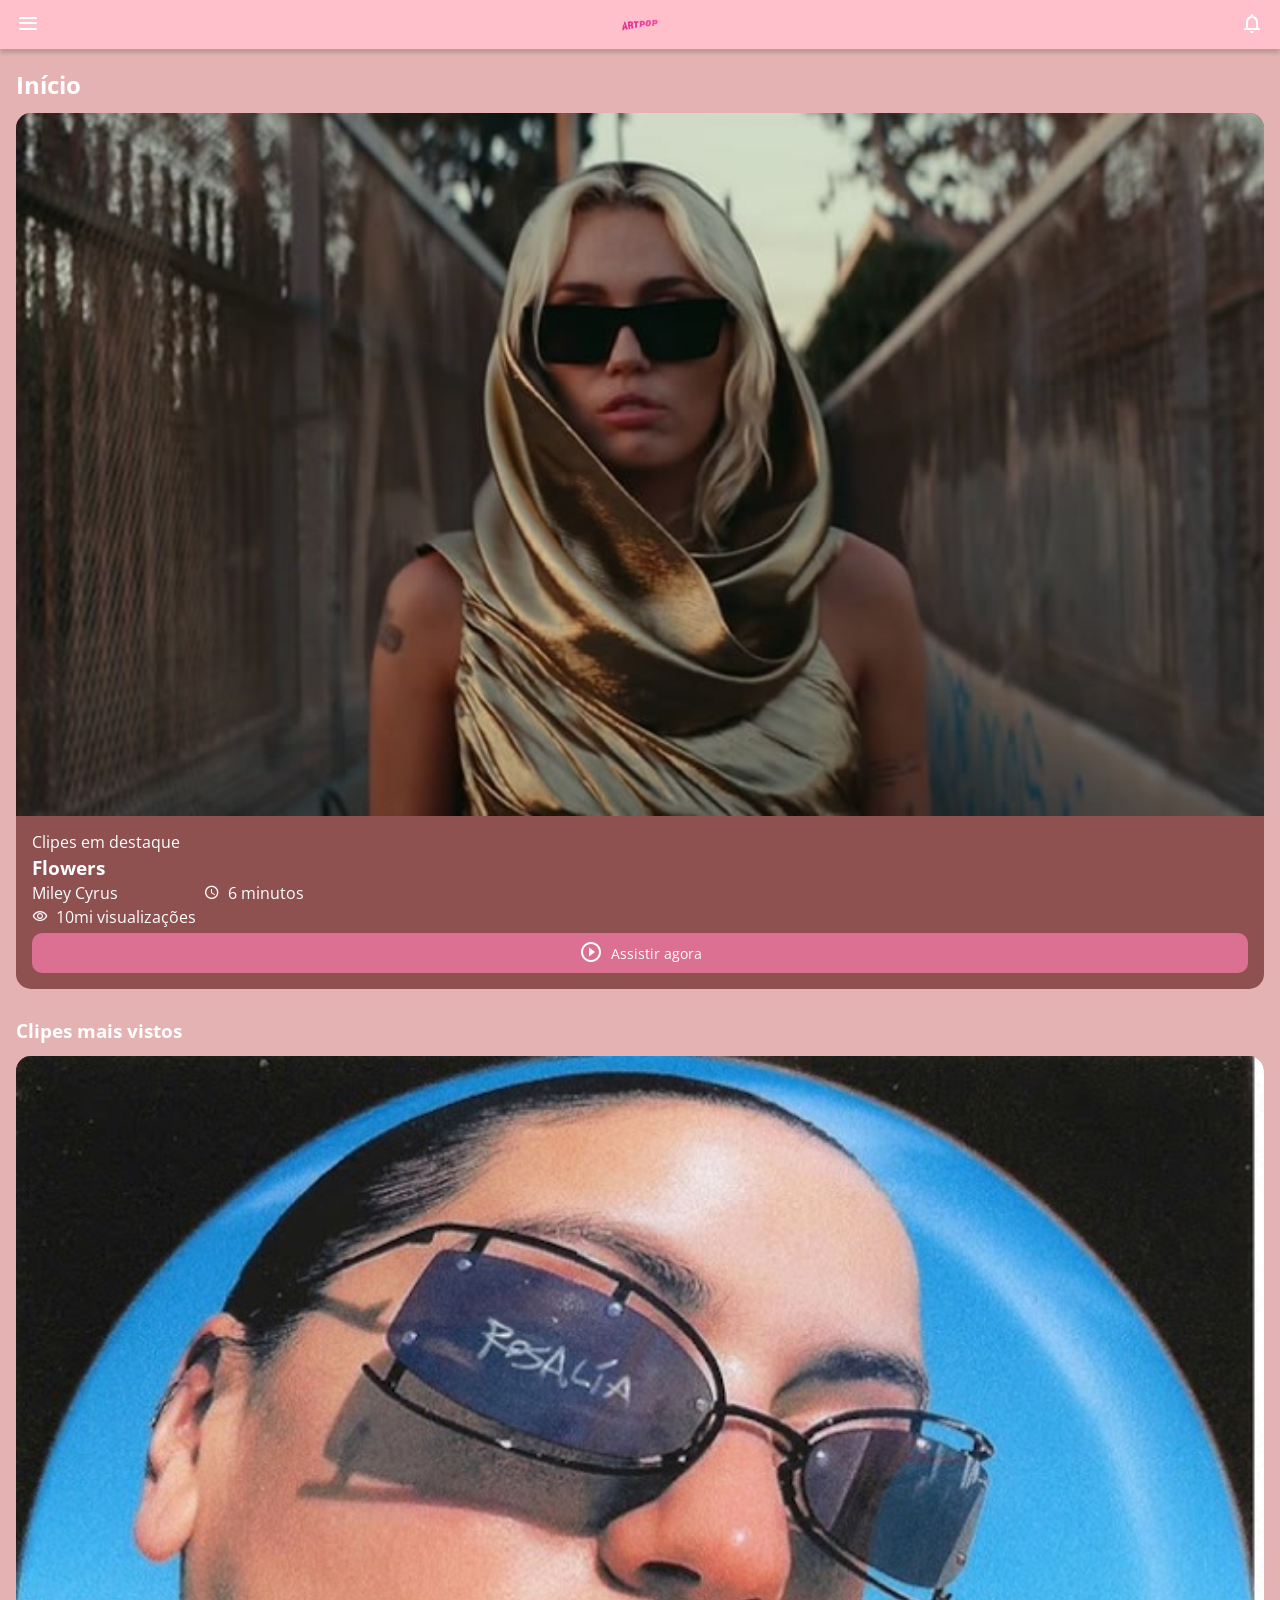
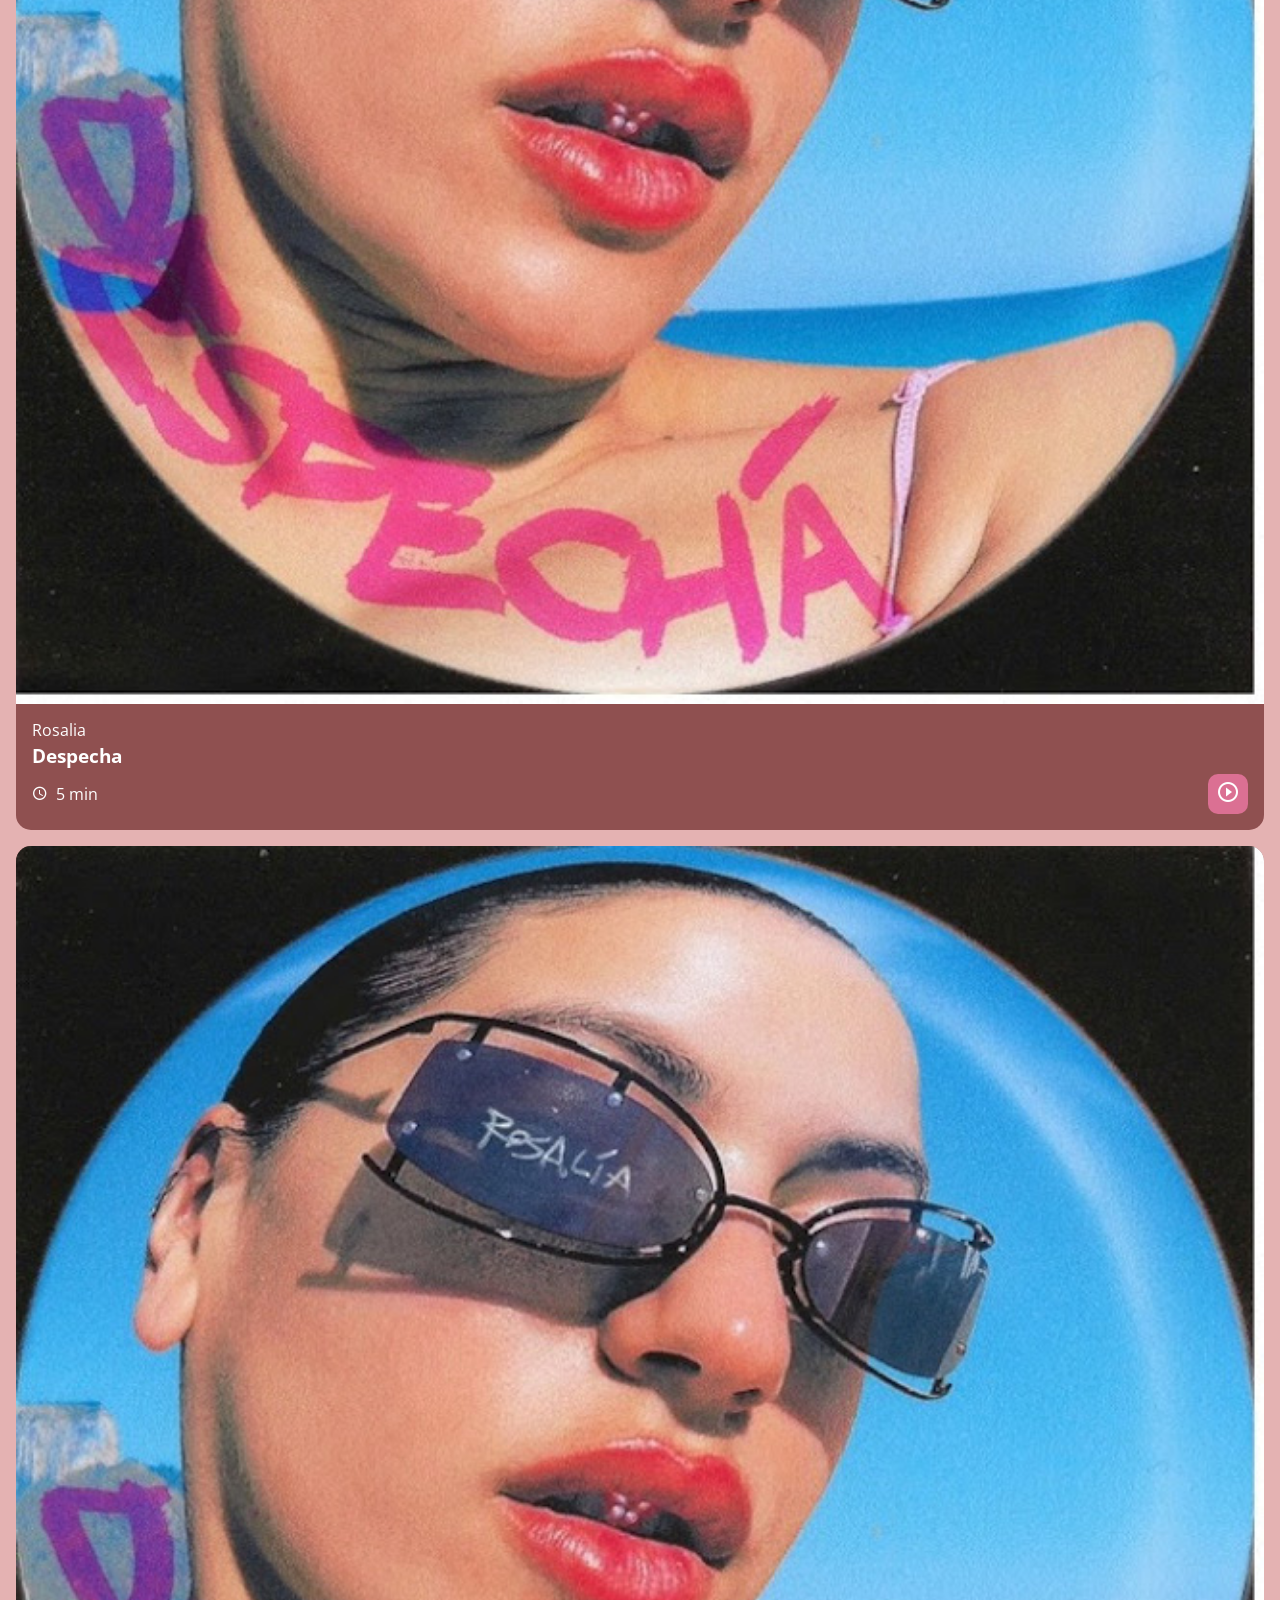
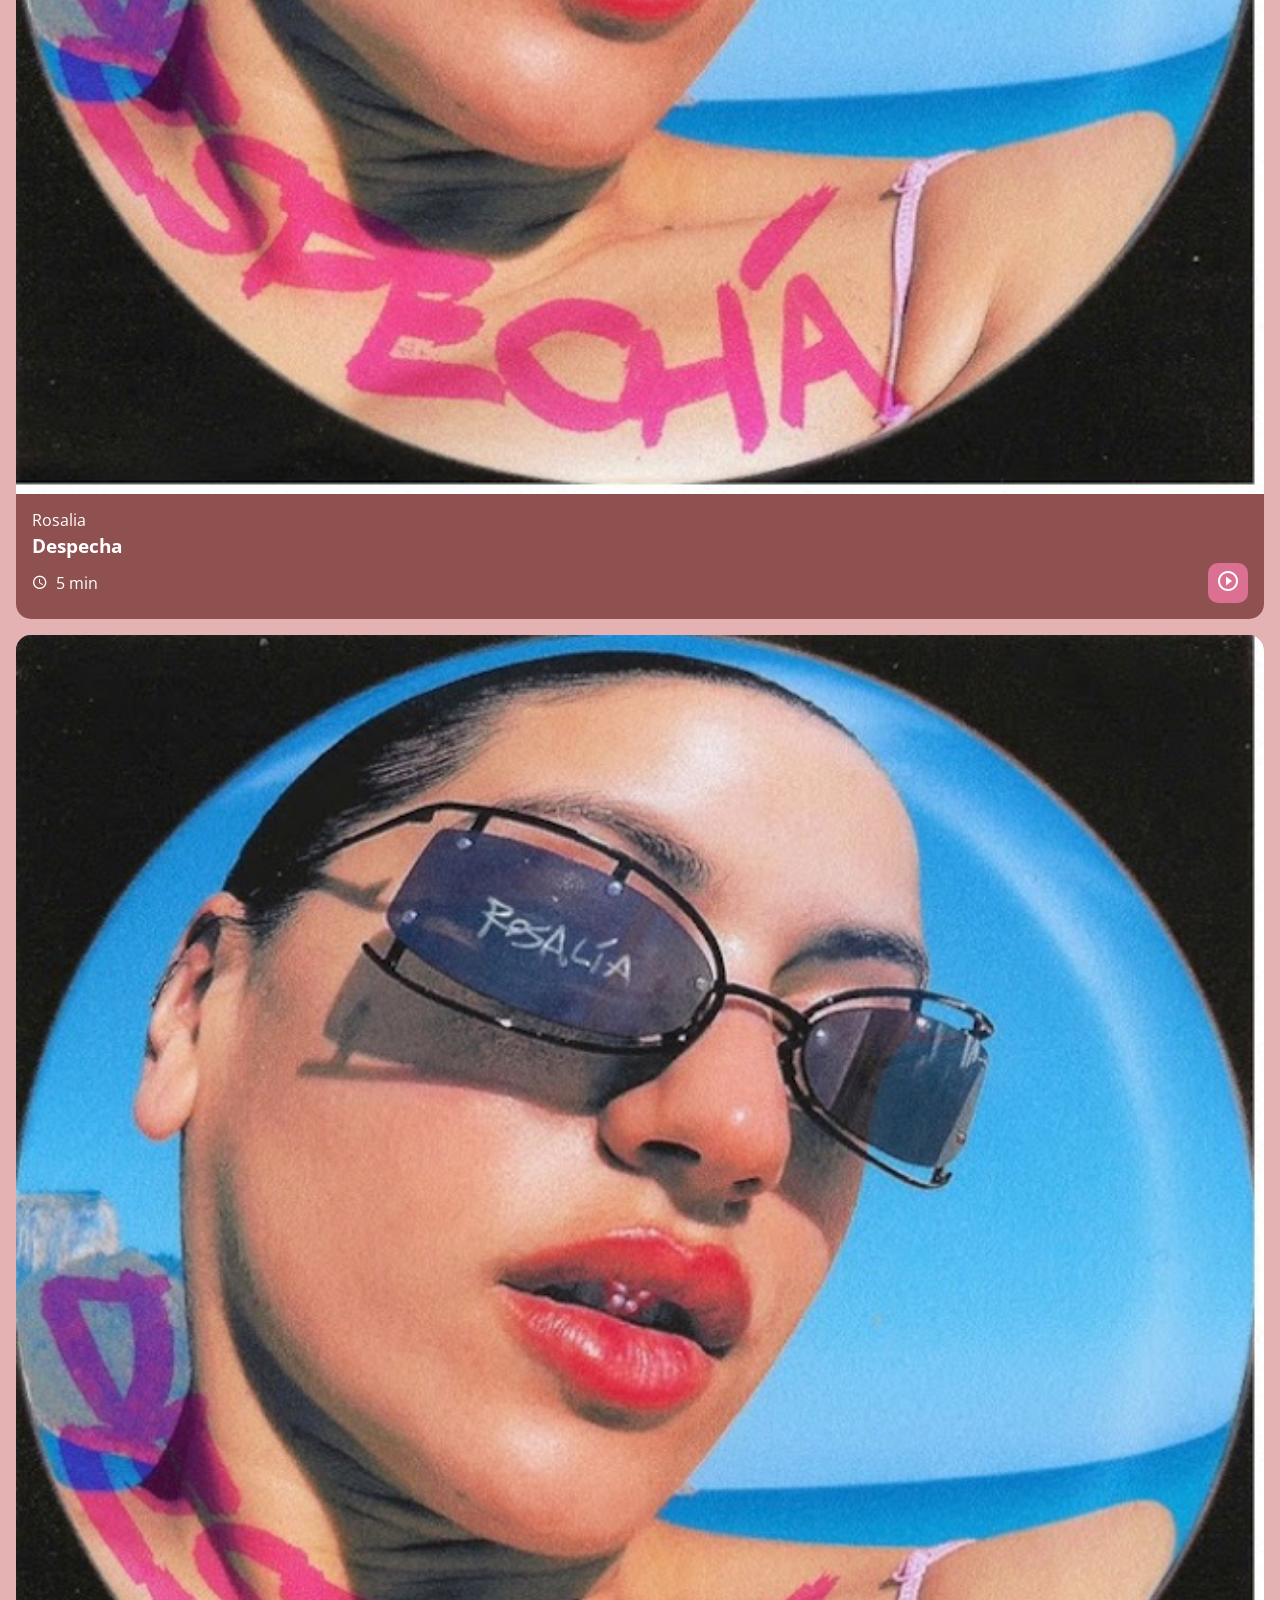
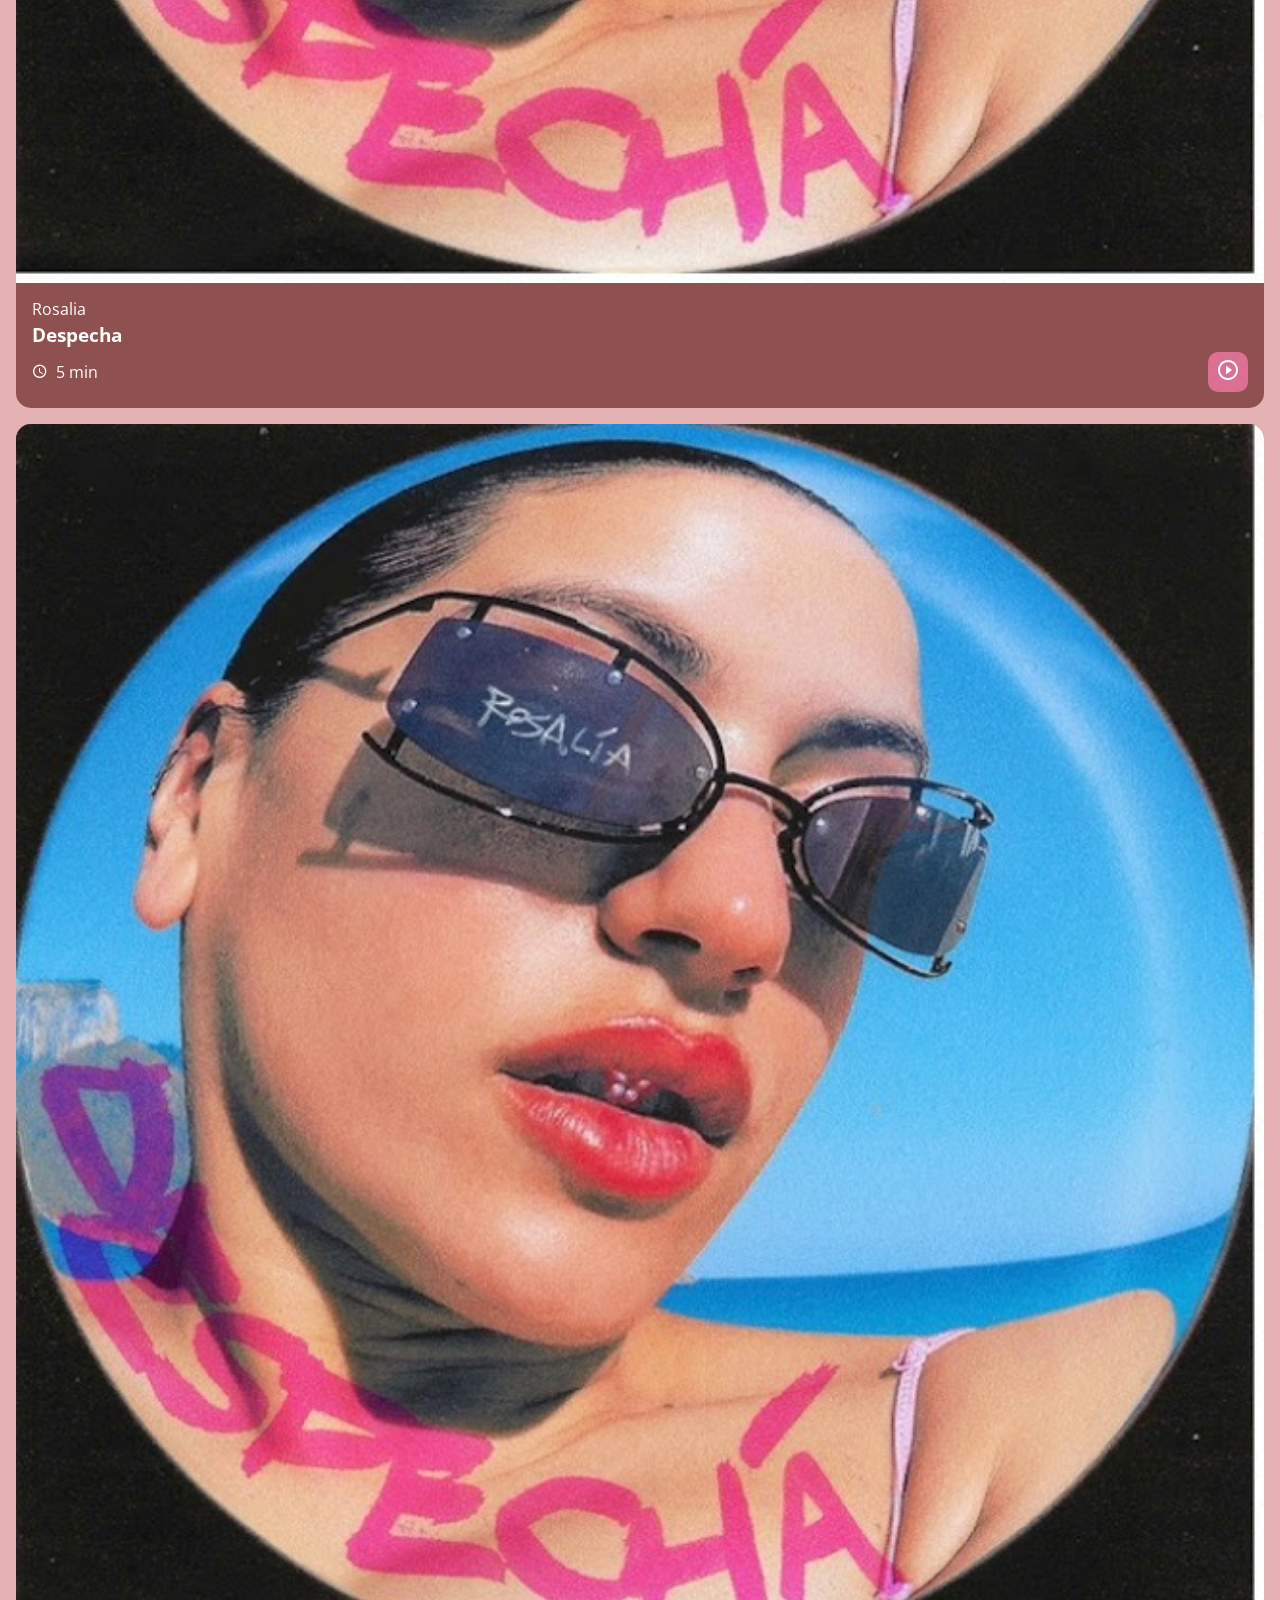
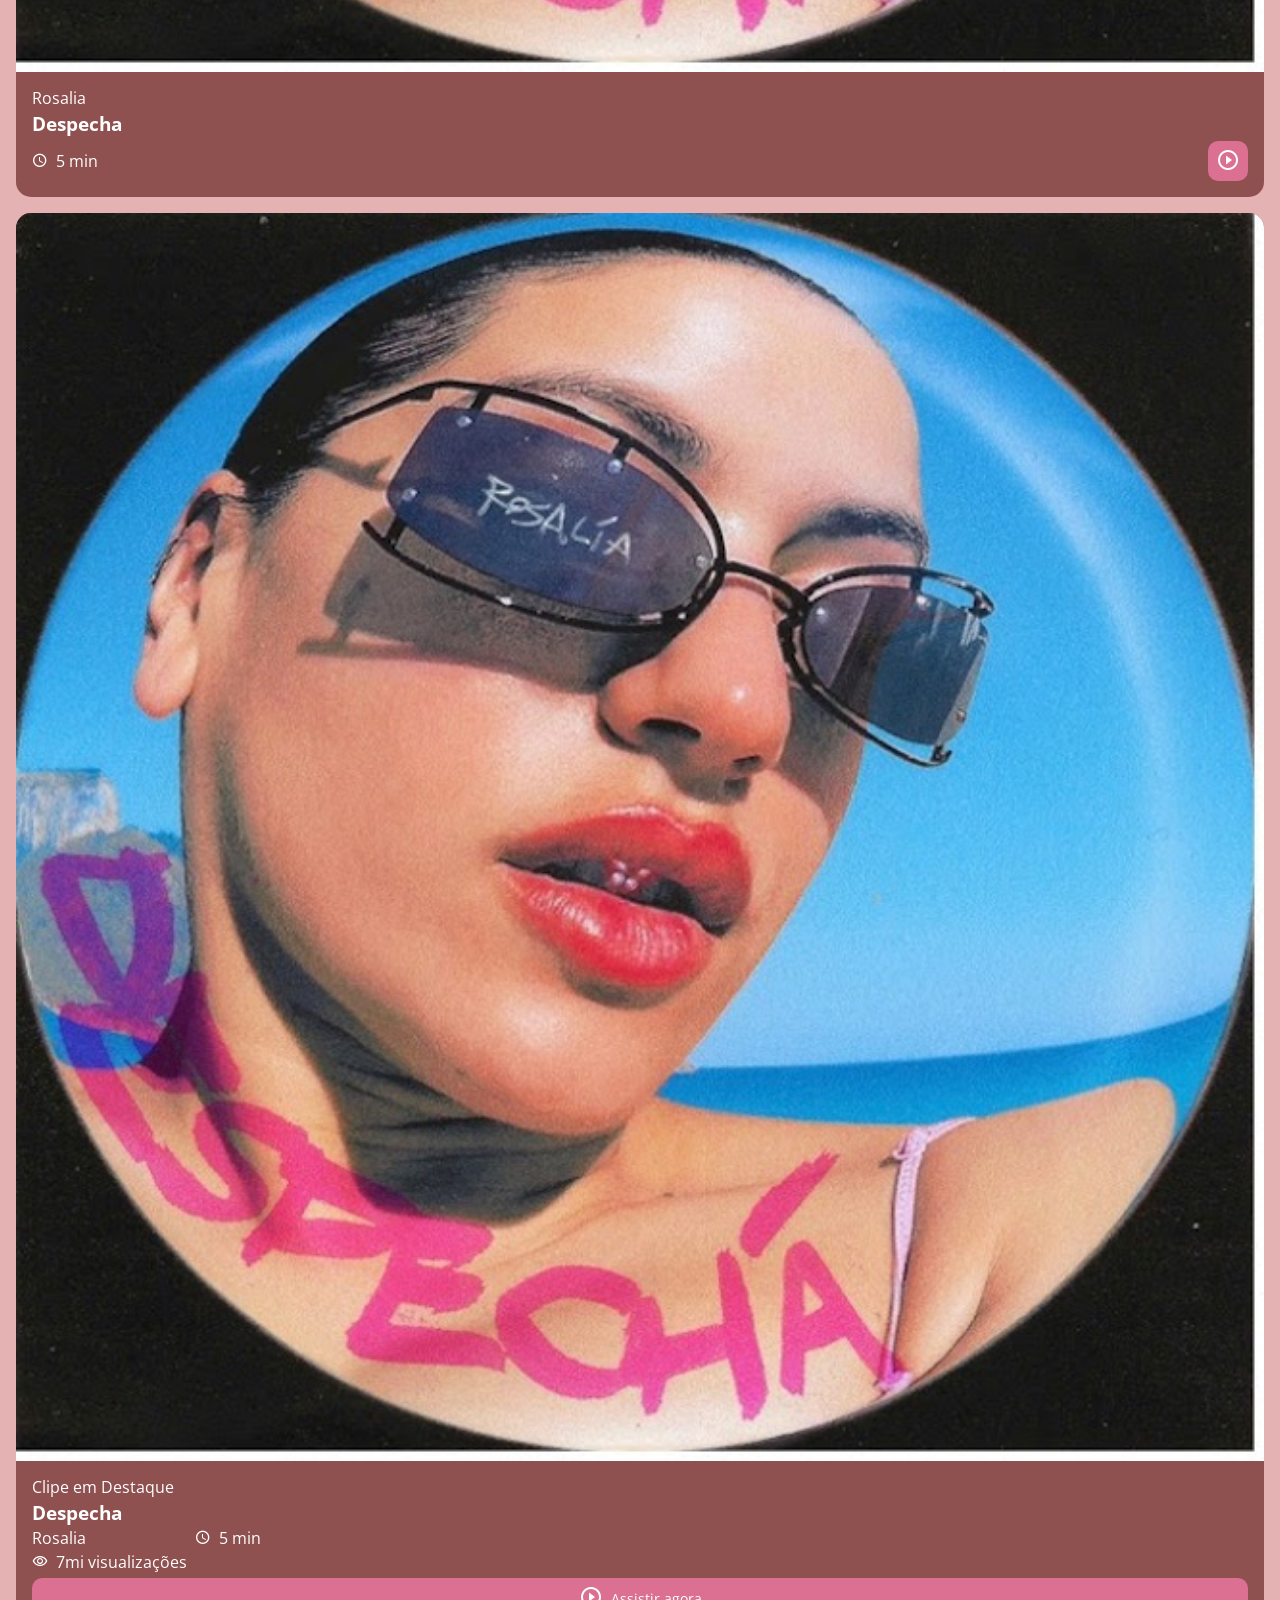
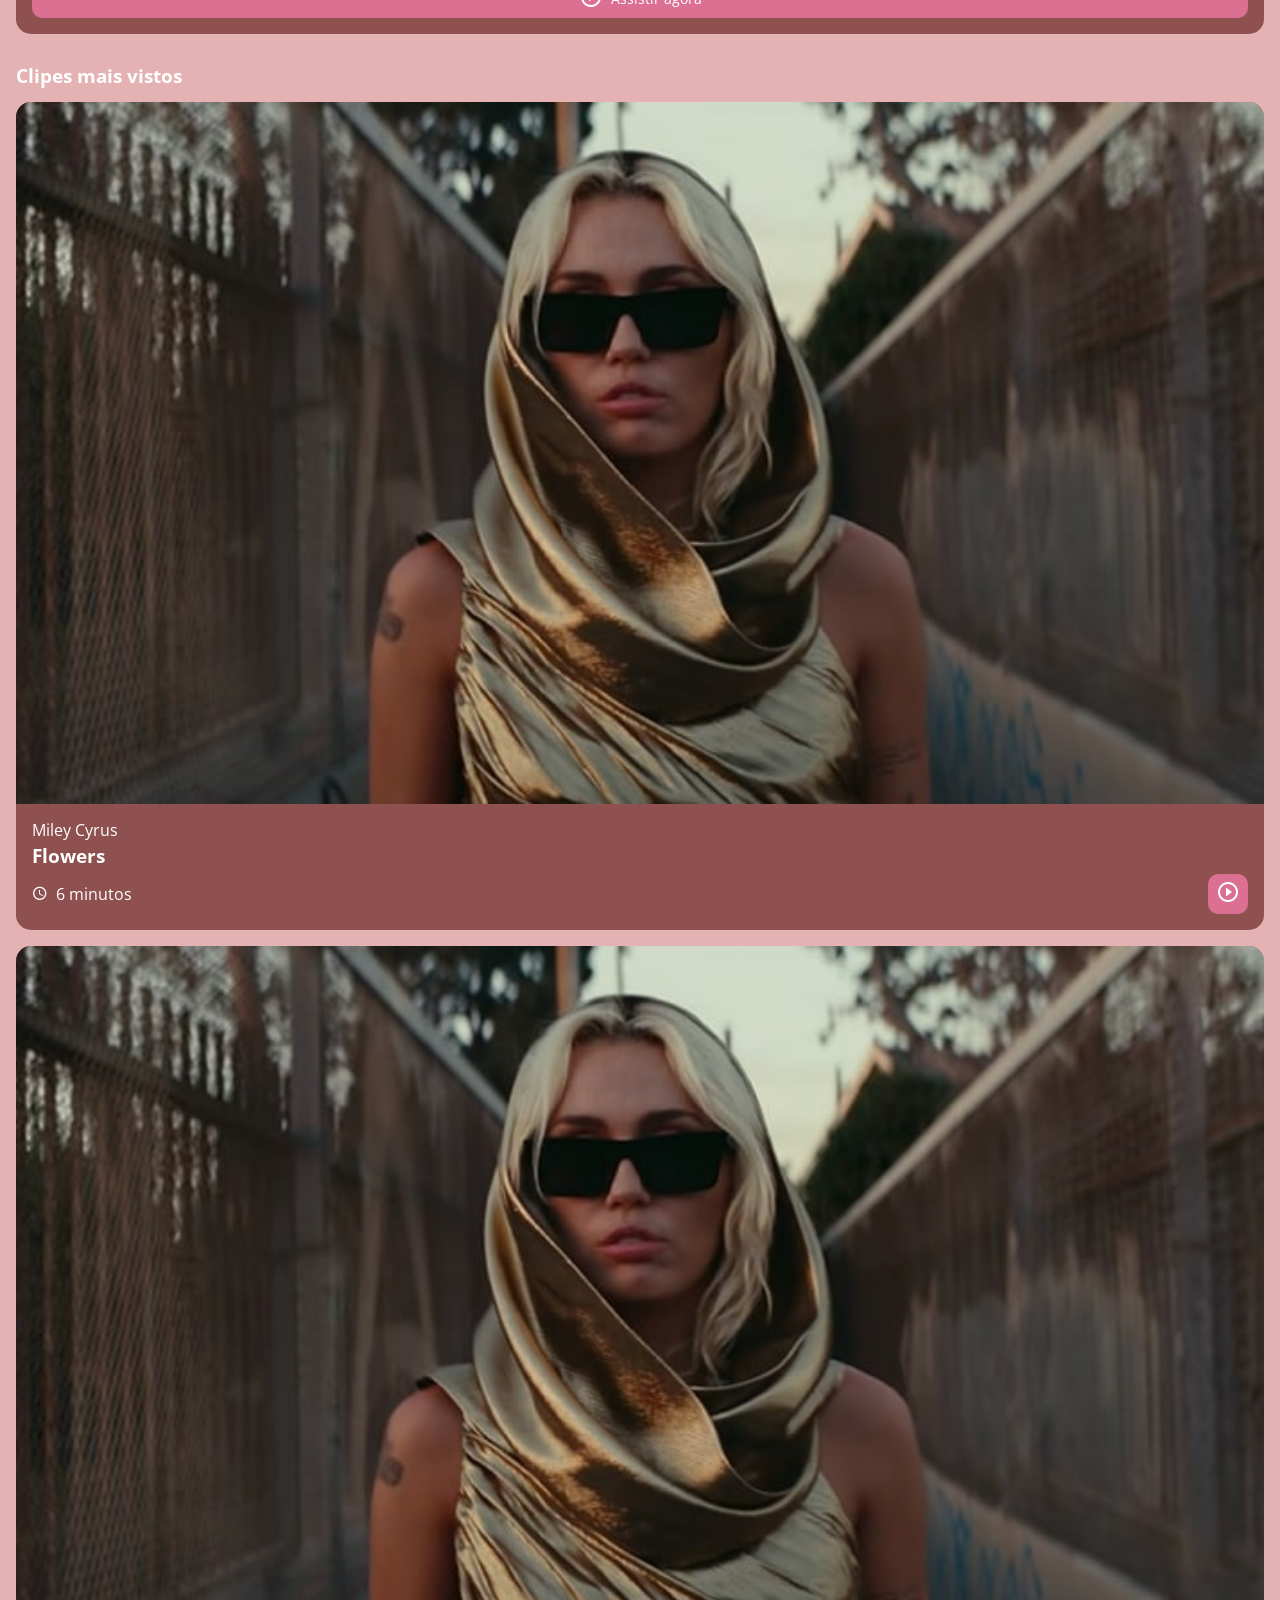
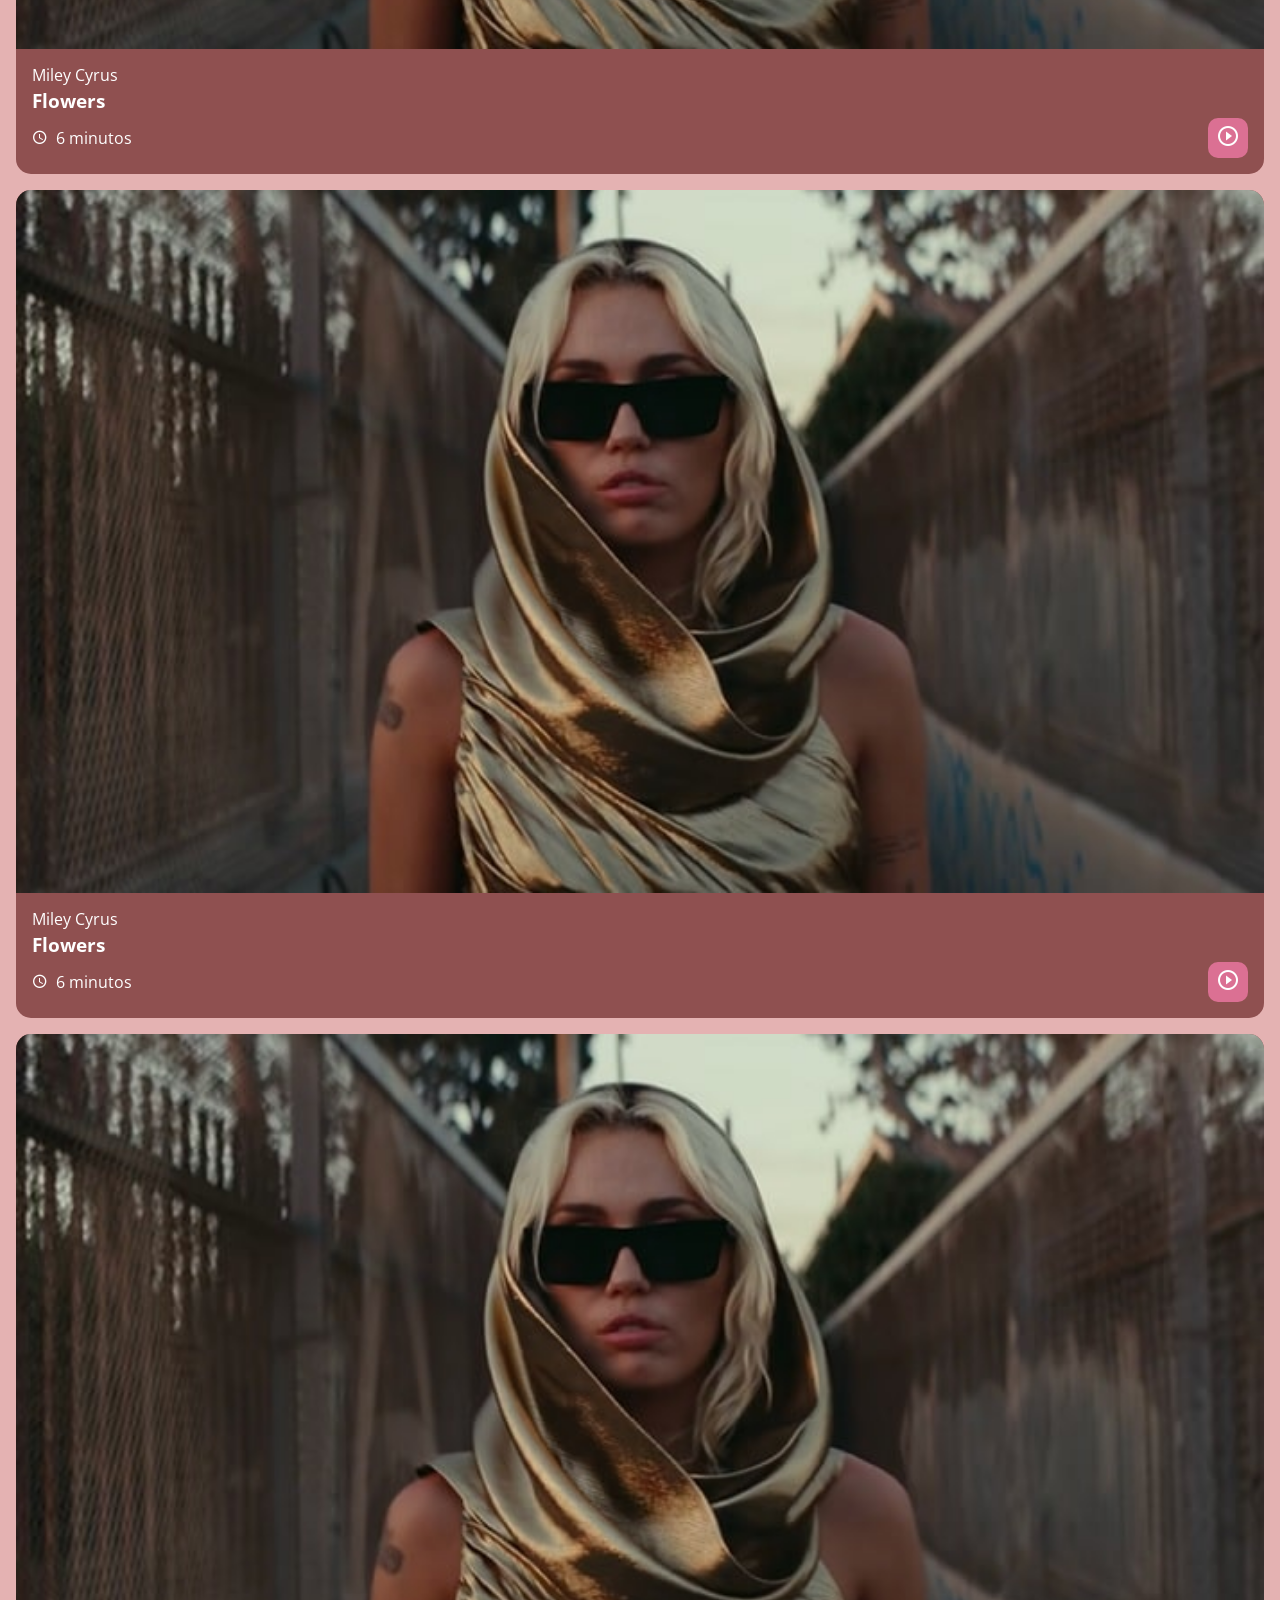
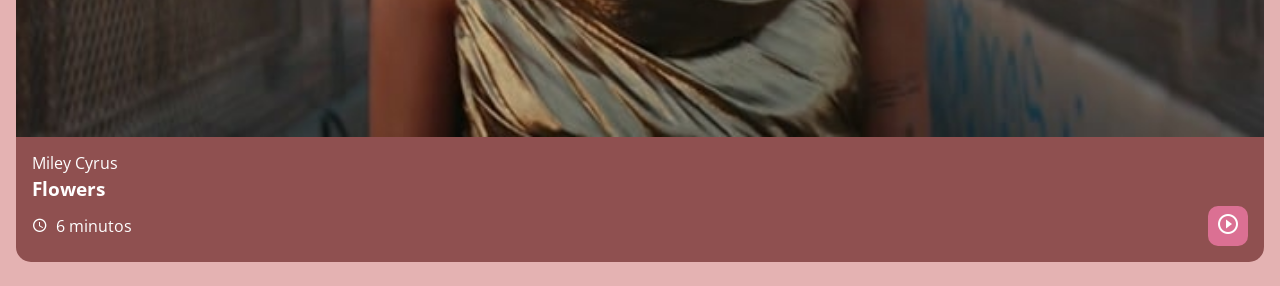
<file: index.html>
<!DOCTYPE html>
<html lang="pt-br">
<head>
    <meta charset="UTF-8">
    <meta http-equiv="X-UA-Compatible" content="IE=edge">
    <meta name="viewport" content="width=device-width, initial-scale=1.0">
    <title>Artpop Music Site</title>
    <link rel="preconnect" href="https://fonts.googleapis.com">
    <link rel="preconnect" href="https://fonts.gstatic.com" crossorigin>
    <link rel="stylesheet" href="https://fonts.googleapis.com/css2?family=Open+Sans:wght@400;600;700&display=swap">
    <link rel="stylesheet" href="./flex-e-grid-main/assets/css/reset.css">
    <link rel="stylesheet" href="./flex-e-grid-main/assets/css/estilo.css">
</head>
<body>
    <header class="cabecalho">
        <button class="cabecalhoMenu"><i></i></button>
        <img src="./flex-e-grid-main/assets/img/Artpoplog.png" class="cabecalhoLogo">
        <p class="cabecalhoPerfil">Mariana Barbosa</p>
        <button class="cabecalhoNotificacao"><i></i></button>
    </header>
    <nav class="menuLateral">
        <img src="./flex-e-grid-main/assets/img/Artpoplog.png" class="menuLateralLogo">
        <a href="#" class="menuLateral__link menuLateral__link--inicio menuLateral__link--ativo">Início</a>
        <a href="#" class="menuLateral__link menuLateral__link--videos">Vídeos</a>
        <a href="#" class="menuLateral__link menuLateral__link--fanart">FanArt</a>
        <a href="#" class="menuLateral__link menuLateral__link--camisas">Camisas</a>
        <a href="#" class="menuLateral__link menuLateral__link--noticias">Notícias</a>
    </nav>
    <main class="principal">
        <h2 class="tituloPagina">Início</h2>
        <article class="cartao cartao--destaque destaque-video">
            <img src="./flex-e-grid-main/assets/img/flowersbanner.jpg" class="cartao__imagem cartao__imagem--mobile">
            <img src="./flex-e-grid-main/assets/img/flowersbanner.jpg"  class="cartao__imagem cartao__imagem--desktop">
            <div class="cartao__conteudo">
                <p class="cartao__destaque">Clipes em destaque</p>
                <h3 class="cartao__titulo">Flowers</h3>
                <p class="cartao__perfil">Miley Cyrus</p>
                <p class="cartao__info cartao__info--tempo">6 minutos</p>
                <p class="cartao__info cartao__info--visualizacao">10mi visualizações</p>
                <button class="cartao__botao cartao__botao--play cartao__botao--destaque">Assistir agora</button>
            </div>
        </article>
        <article class="cartao cartao--recentes videos-recentes">
            <h3 class="cartao__titulo">Clipes Recentes</h3>
            <a href="#" class="cartao__link">Ver todos</a>
            <ul class="cartaoLista">
                <li class="cartaoItem">
                    <img src="/flex-e-grid-main/assets/img/despechaRosalia.jpg" class="cartao__item-thumbnail">
                    <h4 class="cartao__item-titulo">Despecha</h4>
                    <p class="cartao__item-perfil">Rosalia</p>
                </li>
                <li class="cartaoItem">
                    <img src="./flex-e-grid-main/assets/img/despechaRosalia.jpg" class="cartao__item-thumbnail">
                    <h4 class="cartao__item-titulo">Despecha</h4>
                    <p class="cartao__item-perfil">Rosalia</p>
                </li>
                <li class="cartaoItem">
                    <img src="./flex-e-grid-main/assets/img/despechaRosalia.jpg" class="cartao__item-thumbnail">
                    <h4 class="cartao__item-titulo">Despecha</h4>
                    <p class="cartao__item-perfil">Rosalia</p>
                </li>
                <li class="cartaoItem">
                    <img src="./flex-e-grid-main/assets/img/despechaRosalia.jpg" class="cartao__item-thumbnail">
                    <h4 class="cartao__item-titulo">Despecha</h4>
                    <p class="cartao__item-perfil">Rosalia</p>
                </li>
                <li class="cartaoItem">
                    <img src="./flex-e-grid-main/assets/img/despechaRosalia.jpg" class="cartao__item-thumbnail">
                    <h4 class="cartao__item-titulo">Despecha</h4>
                    <p class="cartao__item-perfil">Rosalia</p>
                </li>
            </ul>
        </article>
        <section class="secao secao-videos">
            <h3 class="tituloSecao">Clipes mais vistos</h3>
            <article class="cartao">
                <img src="./flex-e-grid-main/assets/img/despechaRosalia.jpg" alt="Vídeo" class="cartao__imagem">
                <div class="cartao__conteudo">
                    <p class="cartao__perfil">Rosalia</p>
                    <h3 class="cartao__titulo">Despecha</h3>
                    <p class="cartao__info cartao__info--tempo">5 min</p>
                    <button class="cartao__botao cartao__botao--play"></button>
                </div>
            </article>
            <article class="cartao">
                <img src="./flex-e-grid-main/assets/img/despechaRosalia.jpg" alt="Vídeo" class="cartao__imagem">
                <div class="cartao__conteudo">
                    <p class="cartao__perfil">Rosalia</p>
                    <h3 class="cartao__titulo">Despecha</h3>
                    <p class="cartao__info cartao__info--tempo">5 min</p>
                    <button class="cartao__botao cartao__botao--play"></button>
                </div>
            </article>
            <article class="cartao">
                <img src="./flex-e-grid-main/assets/img/despechaRosalia.jpg" alt="Vídeo" class="cartao__imagem">
                <div class="cartao__conteudo">
                    <p class="cartao__perfil">Rosalia</p>
                    <h3 class="cartao__titulo">Despecha</h3>
                    <p class="cartao__info cartao__info--tempo">5 min</p>
                    <button class="cartao__botao cartao__botao--play"></button>
                </div>
            </article>
            <article class="cartao">
                <img src="./flex-e-grid-main/assets/img/despechaRosalia.jpg" alt="Vídeo" class="cartao__imagem">
                <div class="cartao__conteudo">
                    <p class="cartao__perfil">Rosalia</p>
                    <h3 class="cartao__titulo">Despecha</h3>
                    <p class="cartao__info cartao__info--tempo">5 min</p>
                    <button class="cartao__botao cartao__botao--play"></button>
                </div>
            </article>
        </section>
        <article class="cartao cartao--recentes produtos-recentes">
            <h3 class="cartao__titulo">Clipes Recentes</h3>
            <a href="#" class="cartao__link">Ver todos</a>
            <ul class="cartaoLista">
                <li class="cartaoItem">
                    <img src="./flex-e-grid-main/assets/img/flowersbanner.jpg" alt="Thumbnail" class="cartao__item-thumbnail">
                    <h4 class="cartao__item-titulo">Flowers</h4>
                    <p class="cartao__item-perfil">Miley Cyrus</p>
                </li>
                <li class="cartaoItem">
                    <img src="./flex-e-grid-main/assets/img/flowersbanner.jpg" alt="Thumbnail" class="cartao__item-thumbnail">
                    <h4 class="cartao__item-titulo">Flowers</h4>
                    <p class="cartao__item-perfil">Miley Cyrus</p>
                </li>
                <li class="cartaoItem">
                    <img src="./flex-e-grid-main/assets/img/flowersbanner.jpg" alt="Thumbnail" class="cartao__item-thumbnail">
                    <h4 class="cartao__item-titulo">Flowers</h4>
                    <p class="cartao__item-perfil">Miley Cyrus</p>
                </li>
                <li class="cartaoItem">
                    <img src="./flex-e-grid-main/assets/img/flowersbanner.jpg" alt="Thumbnail" class="cartao__item-thumbnail">
                    <h4 class="cartao__item-titulo">Flowers</h4>
                    <p class="cartao__item-perfil">Miley Cyrus</p>
                </li>
                <li class="cartaoItem">
                    <img src="./flex-e-grid-main/assets/img/flowersbanner.jpg" alt="Thumbnail" class="cartao__item-thumbnail">
                    <h4 class="cartao__item-titulo">Flowers</h4>
                    <p class="cartao__item-perfil">Miley Cyrus</p>
                </li>
            </ul>
        </article>
        <article class="cartao cartao--destaque destaque-produtos">
            <img src="./flex-e-grid-main/assets/img/despechaRosalia.jpg"  class="cartao__imagem cartao__imagem--mobile">
            <img src="./flex-e-grid-main/assets/img/despechaRosalia.jpg"   class="cartao__imagem cartao__imagem--desktop">
            <div class="cartao__conteudo">
                <p class="cartao__destaque">Clipe em Destaque</p>
                <h3 class="cartao__titulo">Despecha</h3>
                <p class="cartao__perfil">Rosalia</p>
                <p class="cartao__info cartao__info--tempo">5 min</p>
                <p class="cartao__info cartao__info--visualizacao">7mi visualizações</p>
                <button class="cartao__botao cartao__botao--play cartao__botao--destaque">Assistir agora</button>
            </div>
        </article>
        <section class="secao secao-produtos">
            <h3 class="tituloSecao">Clipes mais vistos</h3>
            <article class="cartao">
                <img src="./flex-e-grid-main/assets/img/flowersbanner.jpg" class="cartao__imagem">
                <div class="cartao__conteudo">
                    <p class="cartao__perfil">Miley Cyrus</p>
                    <h3 class="cartao__titulo">Flowers</h3>
                    <p class="cartao__info cartao__info--tempo">6 minutos</p>
                    <button class="cartao__botao cartao__botao--play"></button>
                </div>
            </article>
            <article class="cartao">
                <img src="./flex-e-grid-main/assets/img/flowersbanner.jpg" class="cartao__imagem">
                <div class="cartao__conteudo">
                    <p class="cartao__perfil">Miley Cyrus</p>
                    <h3 class="cartao__titulo">Flowers</h3>
                    <p class="cartao__info cartao__info--tempo">6 minutos</p>
                    <button class="cartao__botao cartao__botao--play"></button>
                </div>
            </article>
            <article class="cartao">
                <img src="./flex-e-grid-main/assets/img/flowersbanner.jpg" class="cartao__imagem">
                <div class="cartao__conteudo">
                    <p class="cartao__perfil">Miley Cyrus</p>
                    <h3 class="cartao__titulo">Flowers</h3>
                    <p class="cartao__info cartao__info--tempo">6 minutos</p>
                    <button class="cartao__botao cartao__botao--play"></button>
                </div>
            </article>
            <article class="cartao">
                <img src="./flex-e-grid-main/assets/img/flowersbanner.jpg" class="cartao__imagem">
                <div class="cartao__conteudo">
                    <p class="cartao__perfil">Miley Cyrus</p>
                    <h3 class="cartao__titulo">Flowers</h3>
                    <p class="cartao__info cartao__info--tempo">6 minutos</p>
                    <button class="cartao__botao cartao__botao--play"></button>
                </div>
            </article>
        </section>
    </main>
    <script src="./flex-e-grid-main/index.js"></script>
</body>
</html>
</file>
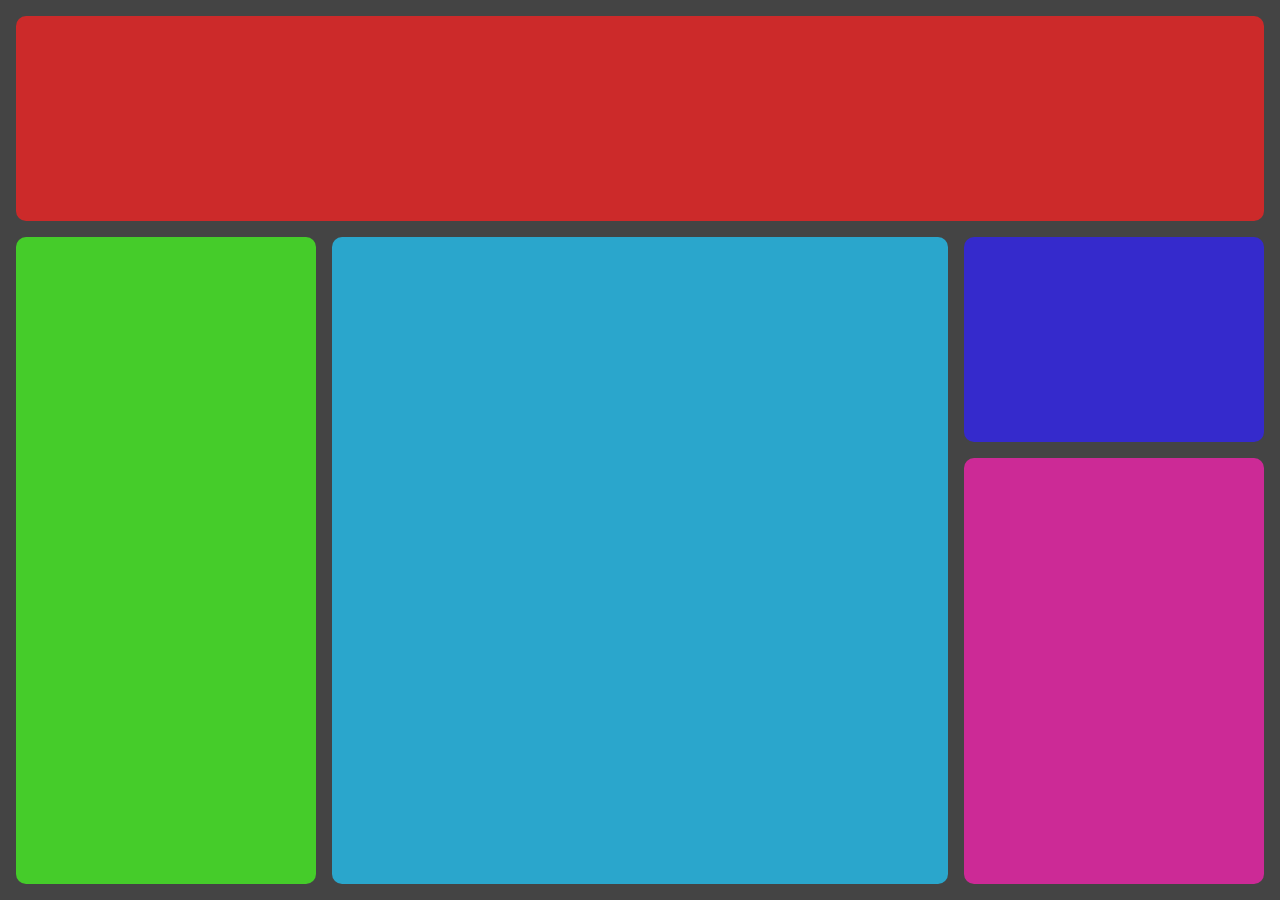
<file: flex-e-grid-main/exercicioColunas.html>
<!DOCTYPE html>
<html lang="en">
<head>
    <meta charset="UTF-8">
    <meta http-equiv="X-UA-Compatible" content="IE=edge">
    <meta name="viewport" content="width=device-width, initial-scale=1.0">
    <title>Document</title>
    <link rel="stylesheet" href="/flex-e-grid-main/grid.css">
</head>
<body class="corpo">
    <header class="cabecalho"></header>
    <nav class="lateral"></nav>
    <section class="meio"></section>
    <section class="direita-cima"></section>
    <section class="direita-baixo"></section>
</body>
</html>
</file>
<file: flex-e-grid-main/assets/css/estilo.css>
@font-face {
    font-family: 'icones';
    src: url(../font/icones.ttf);
}

body {
    background-color: rgb(228, 178, 178);
    font-family: 'Open Sans', 'icones', sans-serif;
    color: #FFFFFF;
}


.menuLateral {
    display: flex;
    flex-direction: column;
    background-color: pink;
    width: 75vw;
    height: 100vh;
    position: absolute;
    left: -100vw;
    transition: .75s;
}



.menuLateralAtivo {
    left: 0;
    transition: .75s;
}

.menuLateralLogo {
    width: 118px;
    align-self: center;
    padding: 16px;
}



.menuLateral__link {
    height: 64px;
    color: rgb(167, 130, 130);
    padding-left: 64px;
    display: flex;
    align-items: center;
}

.menuLateral__link--ativo {
    color: rgb(167, 58, 58);
    padding-left: 56px;
    border-left: 8px solid #FFFFFF;
}

.menuLateral__link:hover{
    color:red;
}



.menuLateral__link::before {
    content: "\e900";
    width: 24px;
    height: 24px;
    font-size: 24px;
    position: absolute;
    left: 24px;
}



.menuLateral__link--inicio::before {
    content: "\e902";
}


.menuLateral__link--fanart::before {
    content: "\e90a";
}


.menuLateral__link--noticias::before {
    content: "\e903";
}
.menuLateral__link--videos::before {
    content: "\e90e";
}

.menuLateral__link--camisas::before {
    content: "\e900";
}



@media screen and (min-width: 1440px) {
    .menuLateral {
        position: static;
        width: 200px;
        grid-column: 1;
        grid-row: 1 / span 2;
    }
}

.tituloSecao {
    font-size: 1.2rem;
    font-weight: 700;
}
.principal {
    padding: 24px 16px;
    display: grid;
    gap: 16px;
}

.tituloPagina {
    font-size: 1.5rem;
    font-weight: 700;
}



@media screen and (min-width: 1440px) {
    .principal {
        display: grid;
        grid-template-columns: auto 1fr auto;
        grid-template-areas: 
            "tituloPagina tituloPagina tituloPagina"
            "destaque-video destaque-video videos-recentes"
            "secao-videos secao-videos secao-videos"
            "produtos-recentes destaque-produtos destaque-produtos"
            "secao-produtos secao-produtos secao-produtos"       
        ;
        column-gap: 32px;
        padding: 16px 60px;
        grid-column: 2;
    }

    .tituloSecao {
        grid-column: span 4;
    }
}

.cartao {
    width: 100%;
    border-radius: 15px;
    overflow: hidden;
    background-color: rgb(143, 80, 80);
}

.cartao__imagem--desktop {
    display: none;
    object-fit: cover;
    object-position:top;

    height: 400px;

}

.cartao--destaque {
    margin-bottom: 16px;
}

.cartao__conteudo {
    padding: 16px;
    display: grid;
    grid-template-columns: auto 1fr;
    gap: 8px;
}

.cartao__destaque {
    grid-column: span 2;
}

.cartao__titulo {
    font-size: 1.2rem;
    font-weight: 700;
    grid-column: span 2;
}

.cartaoPerfil {
    color: palevioletred;
    font-size: 0.9rem;
    grid-column: span 2;
}

.cartao__info {
    display: flex;
    align-items: center;
    color: white;
}

.cartao__info--tempo::before {
    content: "\e90c";
    margin-right: 8px;    
}

.cartao__info--visualizacao::before {
    content: "\e90f";
    margin-right: 8px;    
}

.cartao__botao {
    display: flex;
    background-color: palevioletred;
    width: 40px;
    height: 40px;
    justify-content: center;
    align-items: center;
    border-radius: 10px;
    font-size: 0.9rem;
    justify-self: flex-end;
}

.cartao__botao--play::before {
    content: "\e90b";
    font-size: 24px;
}

.cartao__botao--destaque {
    width: 100%;
    grid-column: span 2;
}

.cartao__botao--destaque::before {
    margin-right: 8px;
}

.cartao--recentes {
    display: none;
}

@media screen and (min-width: 1440px) {
    .cartao--destaque {
        margin-bottom: 0;
    }

    .cartao__imagem--mobile {
        display: none;
    }

    .cartao__imagem--desktop {
        display: block;
    }

    .cartao__botao--destaque {
        grid-column: auto;
        padding: 16px 8px;
    }

    .cartao--recentes {
        display: grid;
        grid-template-columns: auto auto;
        align-items: center;
        box-sizing: border-box;
        align-self: flex-start;
        row-gap: 24px;
        width: 256px;
        padding: 16px;
    }

    .cartao--recentes .cartao__titulo {
        grid-column: auto;
    }

    .cartao__link {
        font-size: 0.7rem;
        font-weight: 600;
        color: pink;
        justify-self: flex-end;
    }
    
    .cartaoLista {
        display: grid;
        row-gap: 16px;
        grid-column: span 2;
    }

    .cartaoItem {
        display: grid;
        grid-template-columns: auto 1fr;
        gap: 8px;
    }

    .cartao__item-thumbnail {
        width: 32px;
        grid-row: span 2;
    }

    .cartao__item-titulo {
        font-size: 0.9rem;
        line-height: 1.2rem;
        font-weight: 700;
    }

    .cartao__item-perfil {
        font-size: 0.8rem;
        color: #95999C;
    }
}

.secao {
    display: grid;
    gap: 16px;
}










@media screen and (min-width: 1440px) {
    .secao {
        grid-template-columns: repeat(4, 1fr);
    }

    .destaque-video {
        grid-area: destaque-video;
    }
    
    .videos-recentes {
        grid-area: videos-recentes;
    }
    
    .secao-videos {
        grid-area: secao-videos;
    }
    
    .destaque-produtos {
        grid-area: destaque-produtos;
    }
    
    .produtos-recentes {
        grid-area: produtos-recentes;
    }
    
    .secao-produtos {
        grid-area: secao-produtos;
    }
}





@media screen and (min-width: 1440px) {
    body {
        display: grid;
        grid-template-columns: auto 1fr;
    }
}

.cabecalho {
    display: flex;
    justify-content: space-between;
    align-items: center;
    background-color: pink;
    padding: 8px 16px;
    box-shadow: 0px 4px 4px rgba(0, 0, 0, 0.16);
}

.cabecalhoMenu i::before {
    content: "\e904";
    font-size: 24px;
}

.cabecalhoNotificacao i::before {
    content: "\e906";
    font-size: 24px;
}

.cabecalhoLogo {
    width: 40px;
}

.cabecalhoPerfil {
    display: none;
}






@media screen and (min-width: 1440px) {
    .cabecalho {
        background-color: pink;
        display: grid;
        column-gap: 32px;
        grid-template-columns: 1fr auto;
        padding: 16px 60px;
        height: 80px;
        box-sizing: border-box;
        grid-column: 2;
    }

    .cabecalhoMenu {
        display: none;
    }

    .cabecalhoLogo {
        display: none;
    }

    .cabecalhoPerfil {
        display: grid;
        grid-template-columns: repeat(3, auto);
        column-gap: 8px;
        align-items: center;
        justify-self: flex-end;
        color: palevioletred;
        padding: 8px 32px;
        border-right: 1px solid #95999C;
    }

    .cabecalhoPerfil::before {
        content: "";
        display: block;
        width: 32px;
        height: 32px;
        background-image: url(../img/mariana.png);
        background-size: contain;
        background-repeat: no-repeat;
        background-position: center;
    }

    .cabecalhoPerfil::after {
        content: "\e90d";
        color: #FFFFFF;
        font-size: 1.5rem;
    }
}
</file>
<file: flex-e-grid-main/grid.css>
* {
    margin: 0;
    padding: 0;
    box-sizing: border-box;
}

.corpo {
    background-color: #444444;
    padding: 8px;
    width: 100vw;
    height: 100vh;
    display: grid;
    grid-template-columns: 1fr 1fr 1fr 1fr;
    grid-template-rows: 1fr 1fr 1fr 1fr;
}

.cabecalho {
    background-color: #cc2a2a;
    border-radius: 10px;
    min-width: 50px;
    min-height: 50px;
    margin: 8px;
    grid-column: span 4;
}

.lateral {
    background-color: #45cc2a;
    border-radius: 10px;
    min-width: 50px;
    min-height: 50px;
    margin: 8px;
    grid-column: span 1;
    grid-row: span 3;
}

.meio {
    background-color: #2aa6cc;
    border-radius: 10px;
    min-width: 50px;
    min-height: 50px;
    margin: 8px;
    grid-column: span 2;
    grid-row: span 3;
}

.direita-cima {
    background-color: #352acc;
    border-radius: 10px;
    min-width: 50px;
    min-height: 50px;
    margin: 8px;
}

.direita-baixo {
    background-color: #cc2a96;
    border-radius: 10px;
    min-width: 50px;
    min-height: 50px;
    margin: 8px;
    grid-row: span 2;
}
</file>
